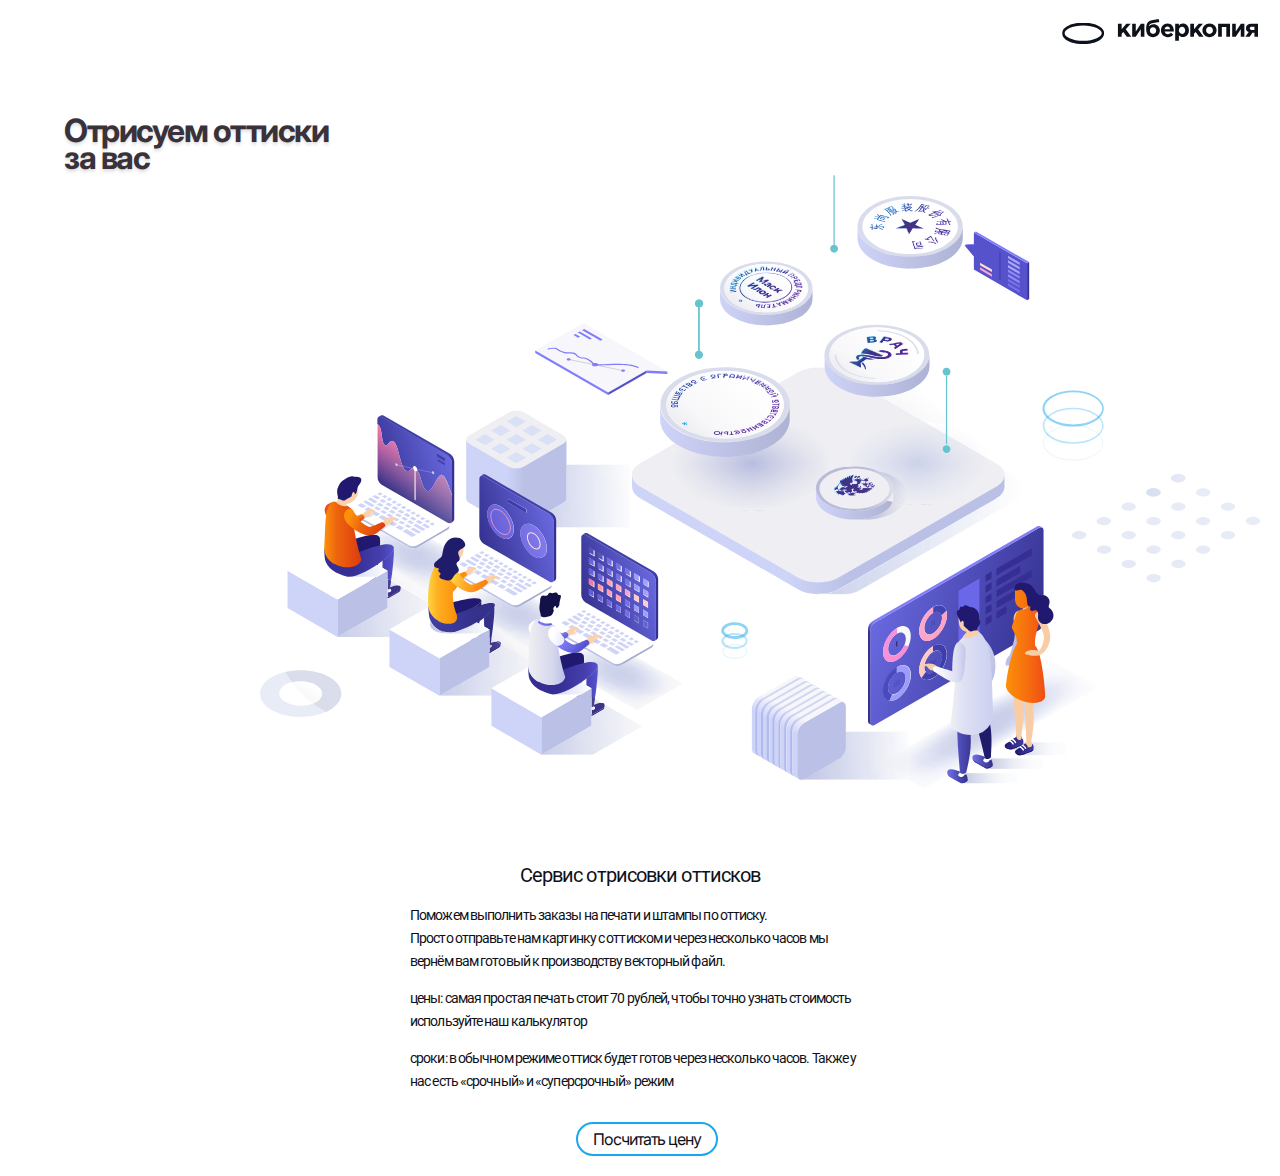
<file: index.html>
<!DOCTYPE html>
<html lang="en">

<head>
    <meta charset="UTF-8">
    <meta name="viewport" content="width=device-width, initial-scale=1.0">
    <title>Киберкопия</title>
    <link rel="preconnect" href="https://fonts.gstatic.com">
    <link rel="stylesheet" href="css/normalize.css">
    <link rel="stylesheet" href="css/style.css">
</head>

<body>
    <header class="header">
        <div class="header__content">
            <div class="container">
                <div class="header__content-inner">
                    <div class="header__logo">
                        <a class="logo__link" href="http://cybercopy.ru/">
                            <div class="logo">
                                <img id="logo__base" src="img/logo__bottom.svg" alt="">
                            </div>
                        </a>
                    </div>
                </div>
            </div>
        </div>
    </header>
    <div class="top__slogan">
        <h1>Отрисуем оттиски<br>за вас</h1>
        <div class="illustration__wrapper">
            <img id="constructing" src="img/constructing.svg" alt="">
        </div>
    </div>
    <section class="top__text">
        <div class="container">
            <div class="top__title">
                <h2>Сервис отрисовки оттисков</h2>
            </div>
            <div class="top__services">
                <p>Поможем выполнить заказы на печати и штампы по оттиску.<br>Просто отправьте нам картинку с оттиском и через несколько часов мы вернём вам готовый к производству векторный файл.</p>
            </div>
            <div class="top__prices">
                <p>
                    цены: самая простая печать стоит 70 рублей, чтобы точно узнать стоимость используйте наш калькулятор
                </p>
            </div>
            <div class="top__timing">
                <p>
                    сроки: в обычном режиме оттиск будет готов через несколько часов. Также у нас есть «срочный» и «суперсрочный» режим
                </p>
            </div>
        </div>
    </section>
    <a href="http://cybercopy.ru/calculator.html" class="calc__button">
        Посчитать цену
    </a>
    <script src="js/main.js"></script>
</body>

</html>
</file>
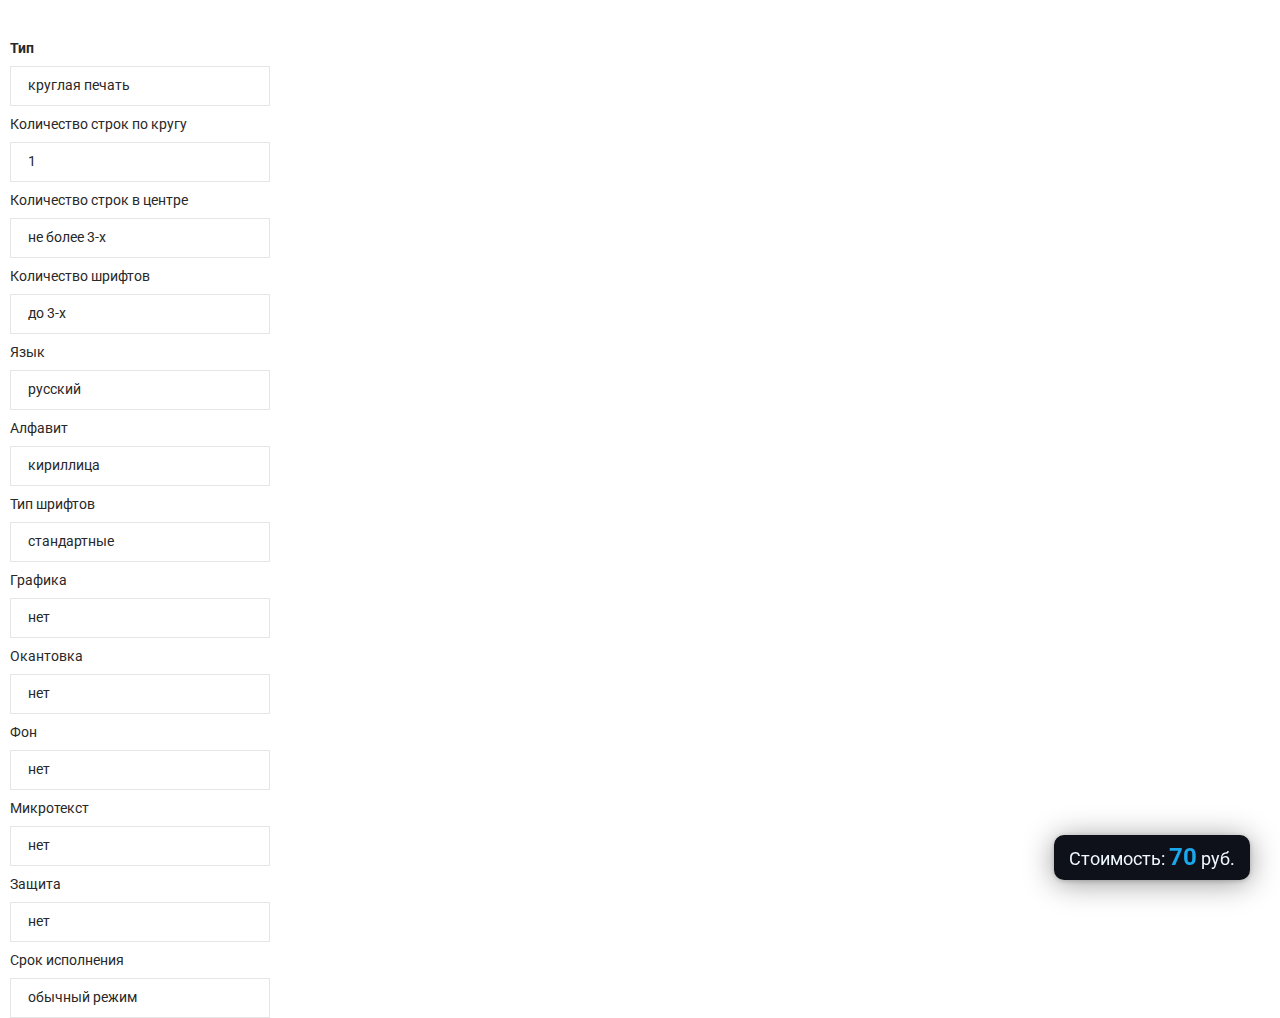
<file: calculator.html>
<!DOCTYPE html>
<html lang="en">

<head>
    <meta charset="UTF-8">
    <meta name="viewport" content="width=device-width, initial-scale=1.0">
    <title>Document</title>
    <link rel="preconnect" href="https://fonts.gstatic.com">
    <link rel="stylesheet" href="css/normalize.css">
    <link rel="stylesheet" href="css/jquery.formstyler.css">
    <link rel="stylesheet" href="css/style.css">
</head>

<body>
    <section class="form">
        <div class="container">
            <div class="form__box-inner">
                <div class="form__box-left">
                    <label><b>Тип</b><select id="type" onchange="calc()">

                                        <option value="50">круглая печать</option>
                                          <option value="65">овальная печать</option>
                                        <option value="65">треугольный штамп</option>
                                        <option value="50">прямоугольный штамп</option>
                                        <option value="50">факсимиле</option>
                                        <option value="90">факсимиле с учетом толщины линий</option>
                                
                                    </select></label>
                    <div class="seal__options">
                        <label class="round__strings">Количество строк по кругу<select onchange="calc()" id="spk">

                        <option value="0">1</option>
                        <option value="15">2</option>
                        <option value="30">3</option>
                         <option value="45">4</option>
                        <option value="60">5</option>
                        <option value="75">6</option>
                
                
                    </select></label>
                        <label>Количество строк в центре<select onchange="calc()" id="svc">

                        <option value="0">не более 3-х</option>
                        <option value="15">от 4-х до 8-и</option>
                        <option value="30">от 9-и до 15-и</option>
                        <option value="60">16 и более</option>
                
                
                    </select></label>
                        <label>Количество шрифтов<select onchange="calc()" id="fonts">

                        <option value="0">до 3-х</option>
                        <option value="15">четыре</option>
                        <option value="30">пять</option>
                        <option value="60">шесть и более</option>
                        <option value="0">нет</option>
                
                    </select></label>
                        <label>Язык<select onchange="calc()" id="lang">

                        <option value="1">русский</option>
                        <option value="1.5">иностранный</option>
                        <option value="1.3">смешанный</option>
                        <option value="1">нет</option>
                
                    </select></label>
                        <label>Алфавит<select onchange="calc()" id="alph">

                        <option value="1">кириллица</option>
                        <option value="1.5">кириллица с доп. элементами</option>
                        <option value="1.5">латинский</option>
                        <option value="1.5">латинский с доп. элементами</option>
                        <option value="3.5">арабский</option>        
                        <option value="3.5">иврит</option>        
                        <option value="3.5">грузинский, армянский</option>        
                        <option value="3.5">иероглифы</option>        
                        <option value="1">нет</option>
                
                    </select></label>
                        <label>Тип шрифтов<select onchange="calc()" id="t_fonts">

                        <option value="1">стандартные</option>
                        <option value="1.5">советские</option>
                        <option value="1.5">наборные</option>		
                        <option value="4">ручные</option>
                        <option value="4">матричные</option>
                        <option value="1">нет</option>
                
                    </select></label>
                        <label>Графика<select onchange="calc()" id="graph">

                        <option value="0">нет</option>
                        <option value="15">фигура</option>
                        <option value="35">герб</option>
                        <option value="100">логотип/эмблема/рисунок</option>
                        <option value="50">логотип/эмблема/рисунок (прост.)</option>
                        <option value="200">логотип/эмблема/рисунок (сложн.)</option>
                
                    </select></label>
                        <label class="border">Окантовка<select onchange="calc()" id="bord">

                        <option value="0">нет</option>
                        <option value="15">один круг</option>
                        <option value="30">два круга</option>
                        <option value="45">три круга</option>
                        <option value="60">четыре круга</option>
                
                    </select></label>
                        <label>Фон<select onchange="calc()" id="bg">

                        <option value="0">нет</option>
                        <option value="50">сетка</option>
                        <option value="100">орнамент</option>
                        <option value="200">гильош</option>
                
                    </select></label>
                        <label>Микротекст<select onchange="calc()" id="mtext">

                        <option value="0">нет</option>
                        <option value="15">одно кольцо</option>
                        <option value="30">два кольца</option>
                
                    </select></label>
                        <label>Защита<select onchange="calc()" id="prot">

                        <option value="0">нет</option>
                        <option value="15">есть</option>
                
                    </select></label></div>
                    <label>Срок исполнения<select onchange="calc()" id="srok">

                        <option value="1">обычный режим</option>
                        <option value="1.5">срочный режим</option>
                        <option value="2">очень срочный режим</option>
                        <option value="1.25">выходные и праздничные дни</option>
                
                    </select></label>
                    </form>
                </div>
    </section>

    <div class="price__calc">
        <span class="price">Стоимость: <span id="result">70</span> руб.</span>
    </div>
    <script src="https://ajax.googleapis.com/ajax/libs/jquery/3.5.1/jquery.min.js"></script>
    <script src="js/jquery.formstyler.min.js"></script>
    <script src="js/main.js"></script>
</body>

</html>
</file>
<file: css/style.css>
@import url('https://fonts.googleapis.com/css2?family=Inter:wght@400;800&family=Roboto:wght@300;400;500&display=swap');

/* font-family: 'Inter', sans-serif;

font-family: 'Roboto', sans-serif;

Inter: 400, 800

roboto 300, 400, 500 */

* {
    box-sizing: border-box;
}

a {
    text-decoration: none;
    display: inline-block;
}

ul,
li {
    list-style: none;
    margin: 0;
    padding: 0;
}

.container {
    max-width: 1880px;
    margin: 0 auto;
    padding: 0 10px;
}

html {
    font-size: 62.5%;
}

body {
    min-width: 320px;
    min-height: 100vh;
    overflow-x: hidden;
    font-family: 'Roboto', sans-serif;
    font-size: 1.6rem;
    line-height: 1.8rem;
    color: #0F111A;
}

.header__content-inner {
    display: flex;
    justify-content: flex-end;
}

.logo__link {
    margin: 13px -30px;
}

.logo {
    position: relative;
    transform: scale(.7);
}

.logo::before {
    position: absolute;
    content: url(../img/logo__top.svg);
    left: -1px;
    top: 5px;
    animation-name: logo;
    animation-duration: 2s;
    animation-delay: 1s;
    animation-fill-mode: forwards;
}

@keyframes logo {
    0% {
        top: 5px;
    }
    100% {
        top: -6px;
    }
}

.top__slogan {
    display: flex;
    justify-content: space-between;
    flex-wrap: wrap;
    font-family: 'Inter', sans-serif;
    font-weight: 800;
    color: #3A323A;
    letter-spacing: -1.5px;
    line-height: 2.7rem;
    margin: 30px auto 30px 5vw;
}

.top__slogan h1 {
    min-width: 290px;
    text-shadow: 0px 1px 1px rgba(0, 0, 0, 0.05), 0px 3px 3px rgba(0, 0, 0, 0.1);
}

.illustration__wrapper {
    margin: 79px 20px 22px -307px;
}

#constructing {
    min-width: 300px;
    max-width: 1000px;
    width: 90vw;
}

.top__title h2 {
    font-size: 2rem;
    text-align: center;
    font-weight: 400;
    letter-spacing: -0.9px;
}

.top__text {
    max-width: 480px;
    margin: 0 auto;
    font-size: 1.4rem;
    letter-spacing: -0.9px;
    line-height: 2.3rem;
}

.price__calc {
    z-index: 1000;
    position: fixed;
    display: inline-block;
    width: auto;
    height: 45px;
    border-radius: 10px;
    background-color: #0F111A;
    padding: 15px;
    right: 30px;
    bottom: 20px;
    box-shadow: 0px 1px 5px rgba(0, 0, 0, 0.2), 0px 3px 30px rgba(0, 0, 0, 0.4);
}

.price {
    font-size: 18px;
    color: aliceblue;
    line-height: 14px;
}

#result {
    font-size: 24px;
    font-weight: 700;
    color: #1AA7EC;
}

.calc__button {
    font-family: 'Inter', sans-serif;
    font-weight: 400;
    letter-spacing: -1px;
    display: inline-block;
    min-width: 140px;
    white-space: nowrap;
    height: 30px;
    border: 2px solid #1AA7EC;
    border-radius: 30px;
    padding: 15px;
    color: #0F111A;
    font-size: 16px;
    line-height: 0px;
    margin: 15px 20% 20px 45%;
}

.form__box-inner label {
    font-weight: 700;
}

.form {
    padding-top: 30px;
}

.form__inner {
    padding-bottom: 40px;
    background-image: url(../img/form-fon.png);
    min-height: 460px;
    background-repeat: no-repeat;
    background-position: bottom right;
}

.form__box {
    max-width: 850px;
    padding-top: 45px;
}

.form__box-inner {
    display: flex;
    justify-content: space-between;
}

.form__box-left {
    max-width: 260px;
    width: 100%;
}

.form__box-left label {
    color: blueviolet;
}

.form__box-right {
    max-width: 555px;
    width: 100%;
}

.form__box-inner label,
.form__box-inner input,
.form__box-inner textarea {
    display: block;
    width: 100%;
}

.form__box-inner label {
    line-height: 36px;
    font-size: 14px;
    font-family: 'Roboto', sans-serif;
    font-weight: 400;
    color: #282828;
}

.form__box-inner input {
    margin-bottom: 8px;
    outline: none;
    height: 40px;
    border: 1px solid #e6e6e6;
    padding: 0 10px;
}

.form__box-inner select {
    outline: none;
    padding-left: 17px;
}

.form__box-inner .jq-selectbox.jqselect {
    display: block;
    width: 100%;
}

.form__box-inner .jq-selectbox__select {
    height: 40px;
    border: 1px solid #e6e6e6;
    padding-left: 17px;
}

.form__box-inner .jq-selectbox__trigger-arrow::before {
    content: "\f105";
    font-family: 'icomoon';
    position: absolute;
    right: 17px;
    top: 0;
    transform: rotate(90deg);
}

.form__box-inner .jq-selectbox__dropdown {
    width: 100%;
    margin: 2px 0 0;
    padding: 0;
    border: 1px solid #e6e6e6;
    box-shadow: 0 2px 10px rgba(0, 0, 0, .2);
    background: #fff;
}

.form__box-inner .jq-selectbox li {
    min-height: 18px;
    padding: 5px 17px 6px;
    color: #231F20;
}

.form__box-inner .jq-selectbox li.selected {
    background-color: #A3ABB1;
    color: #FFF;
}

.form__box-inner .jq-selectbox li:hover {
    background-color: #08C;
    color: #FFF;
}

.form__box-inner .jq-selectbox li.disabled {
    color: #AAA;
}

.form__box-inner .jq-selectbox li.disabled:hover {
    background: none;
}

.form__box-inner .jq-selectbox li.optgroup {
    font-weight: bold;
}

.form__box-inner .jq-selectbox li.optgroup:hover {
    background: none;
    color: #231F20;
    cursor: default;
}

.form__box-inner .jq-selectbox li.option {
    padding-left: 25px;
}

.form__box-inner textarea {
    outline: none;
    border: 1px solid #e6e6e6;
    padding: 10px;
    height: 208px;
    resize: none;
    margin-bottom: 40px;
}

.form__box-inner button {
    background-color: transparent;
    color: #282828;
    float: right;
}
</file>
